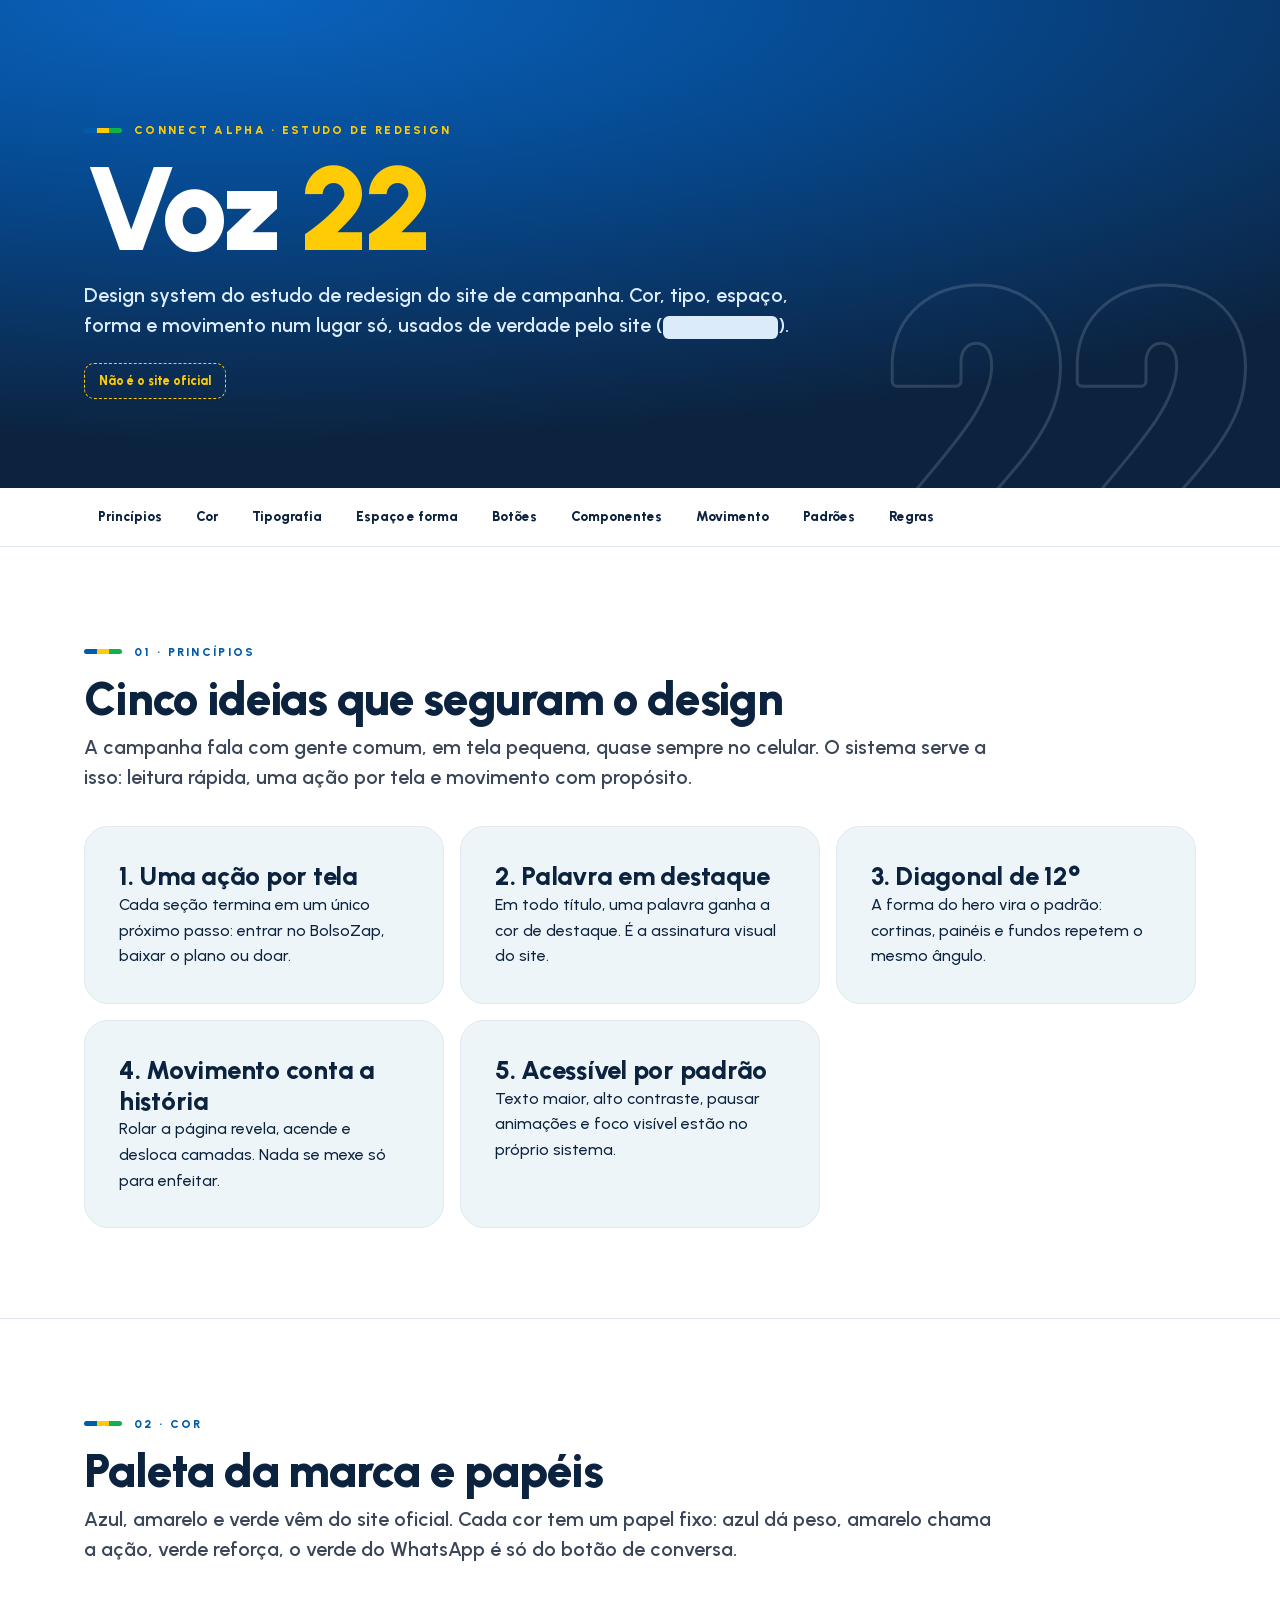
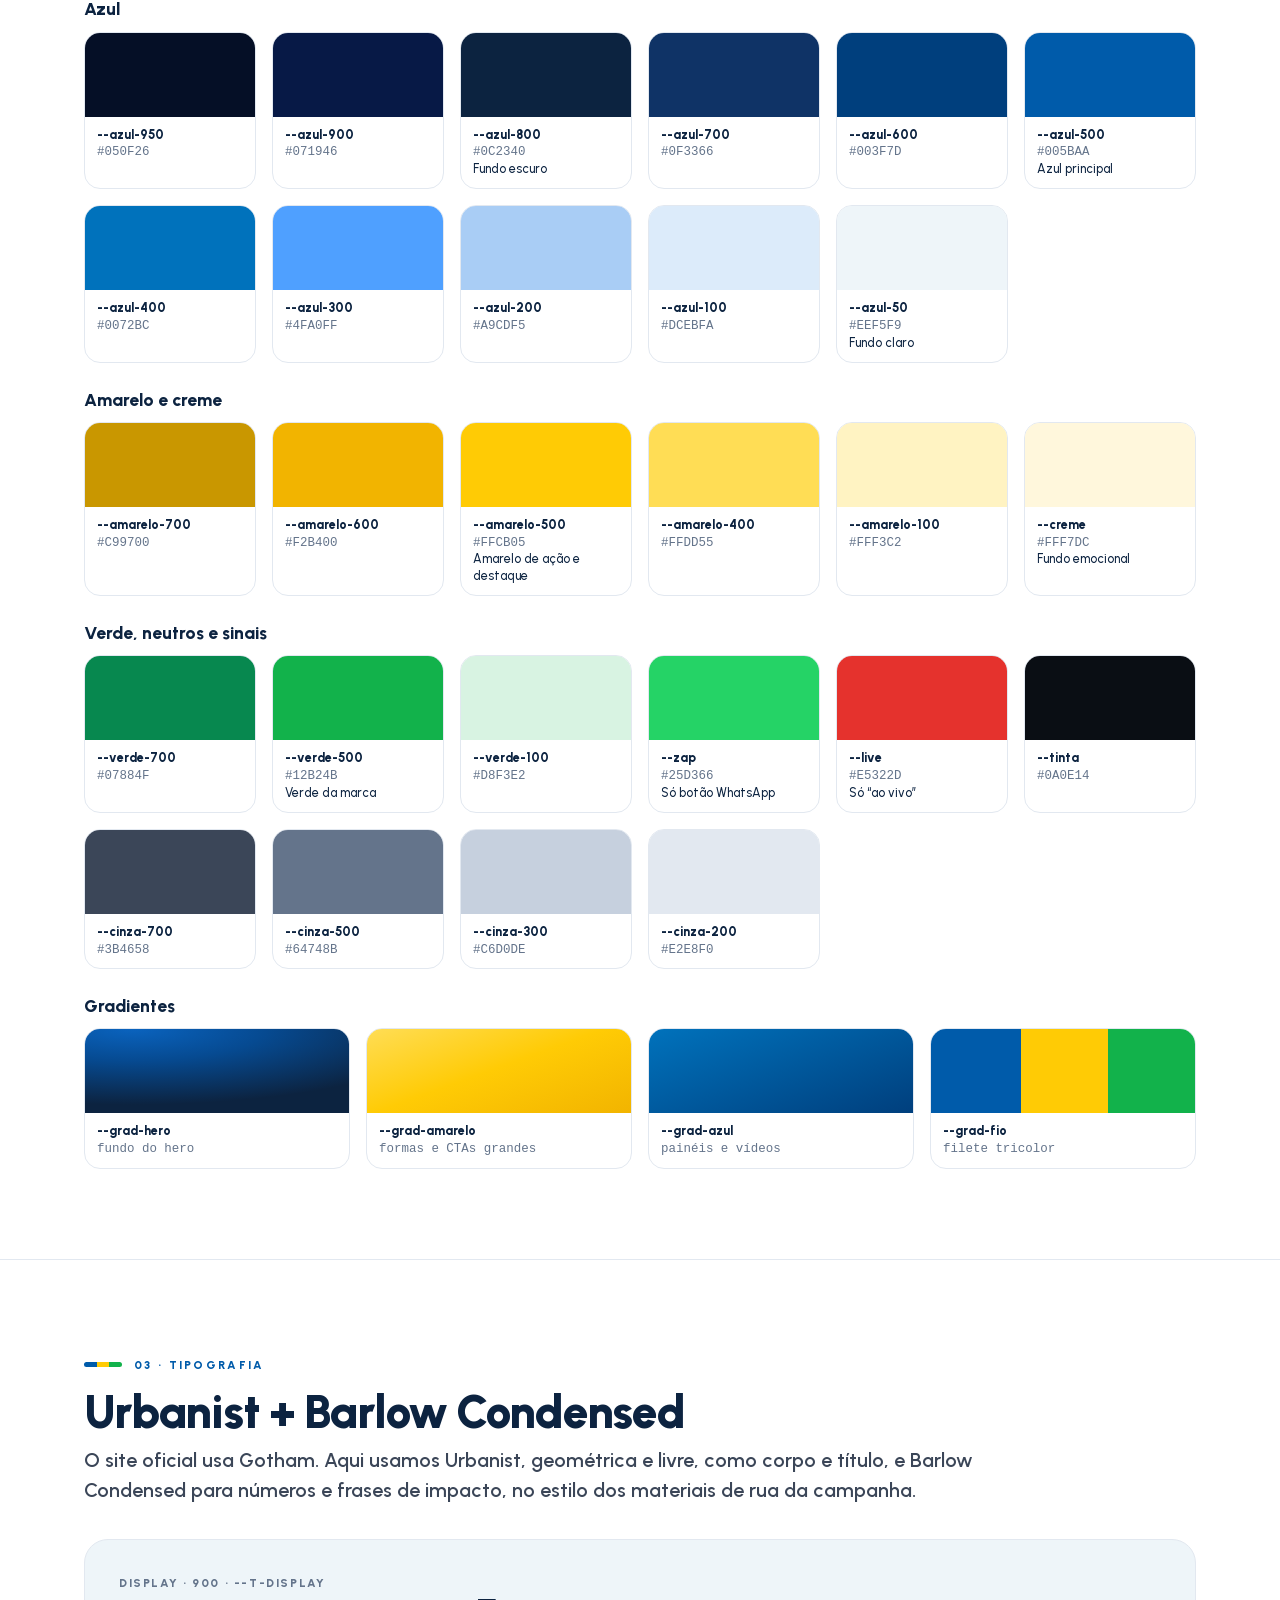
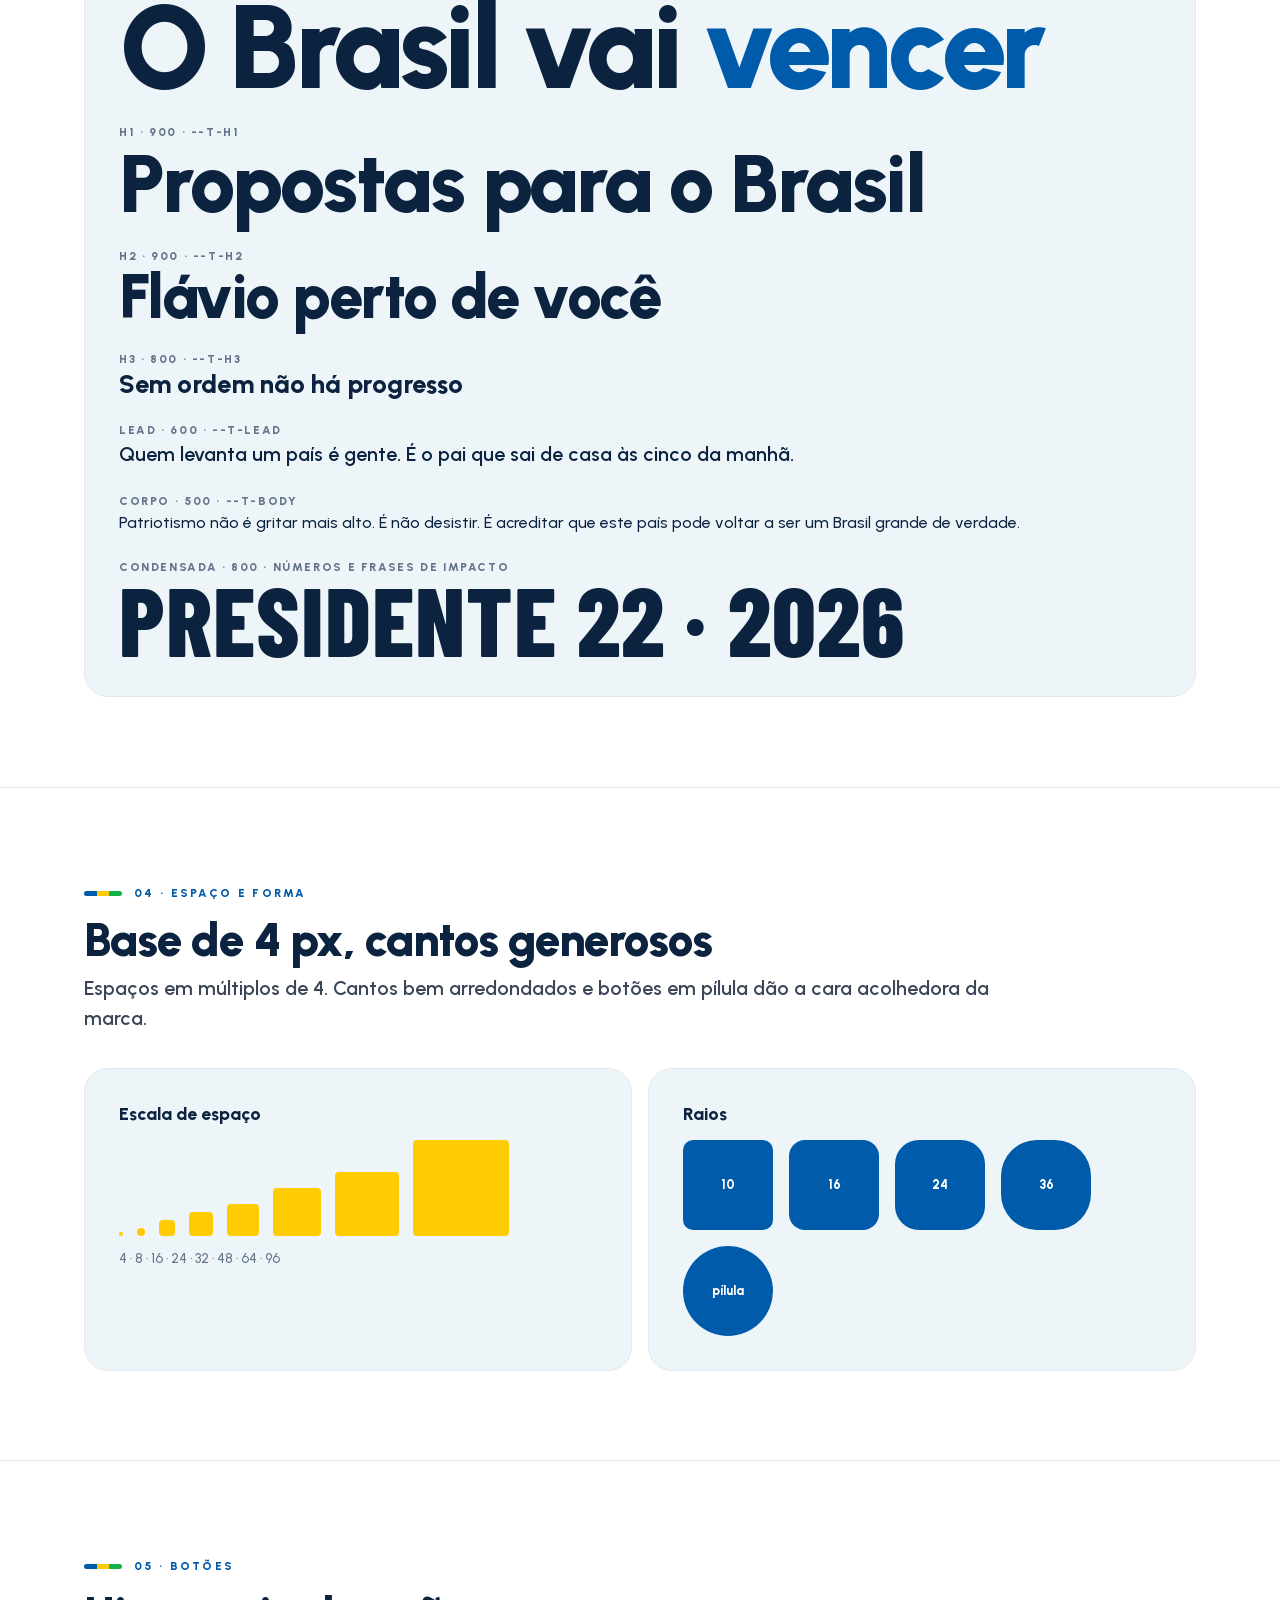
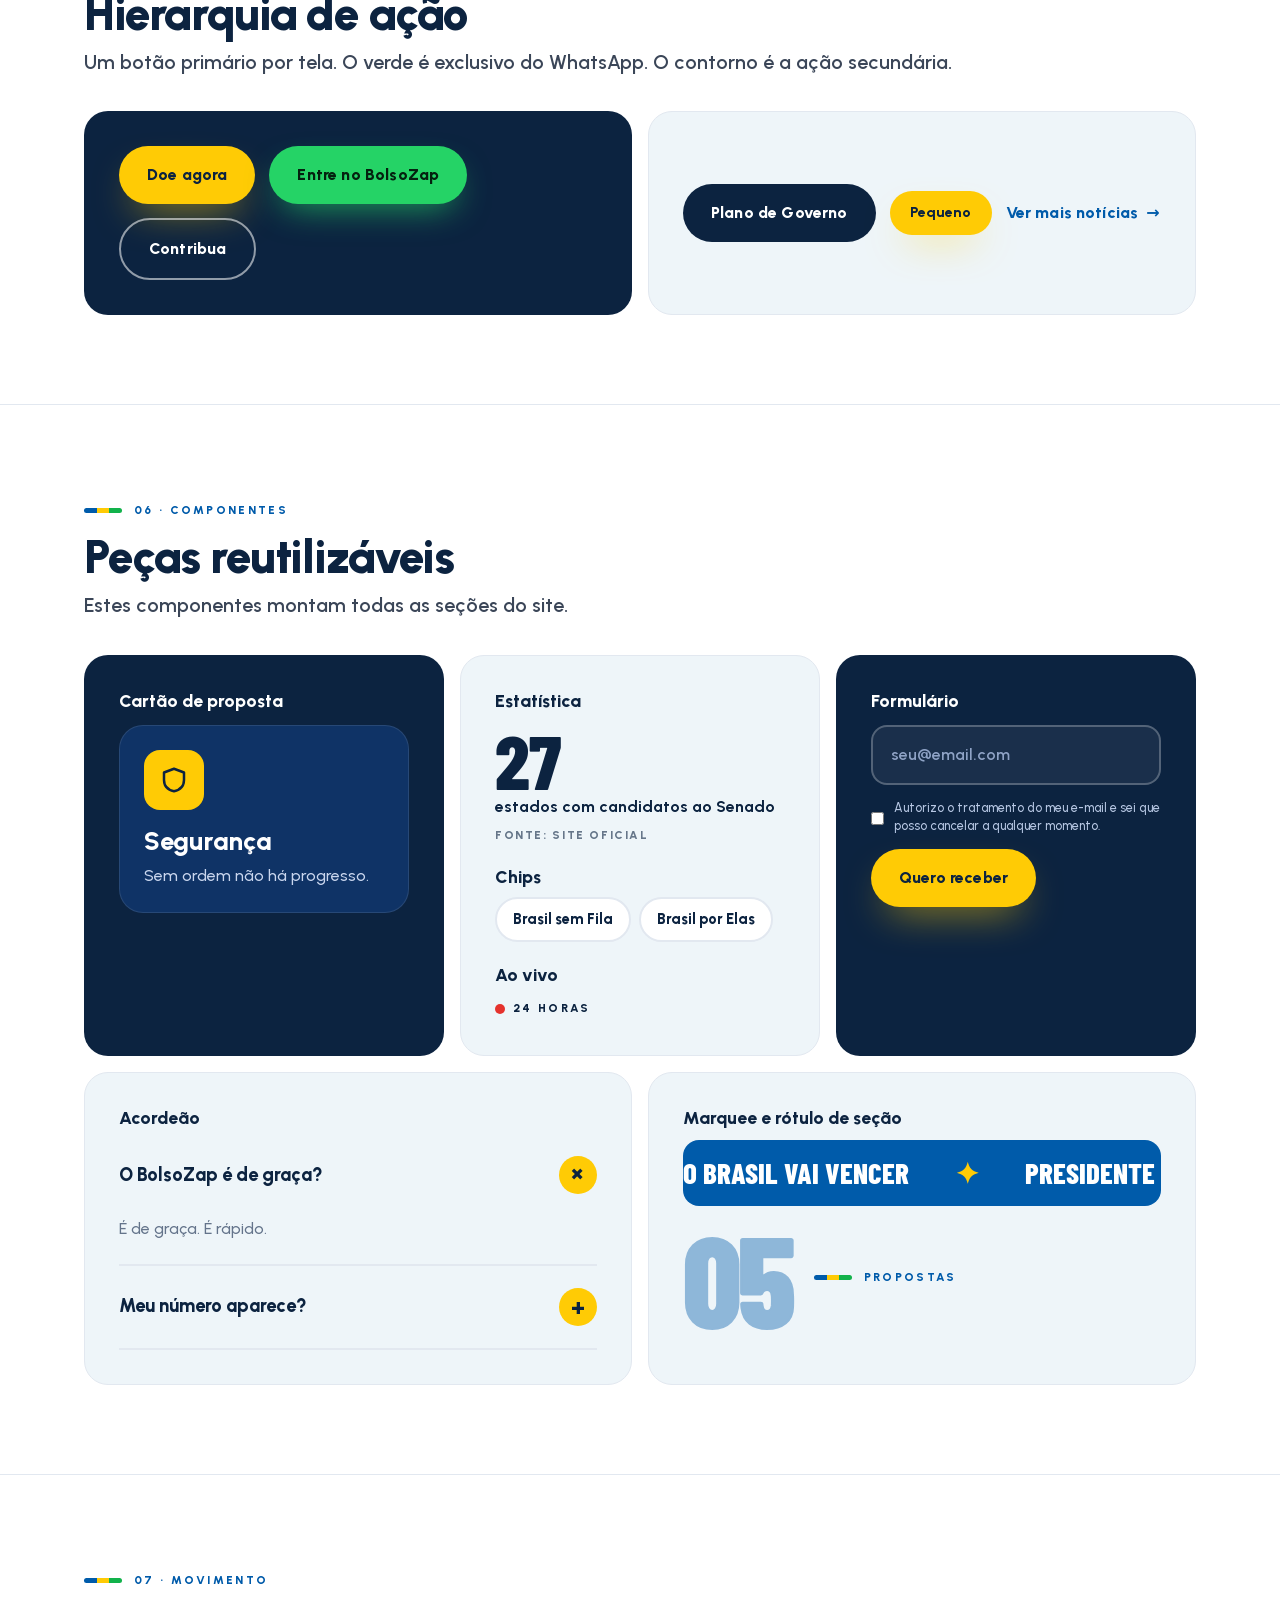
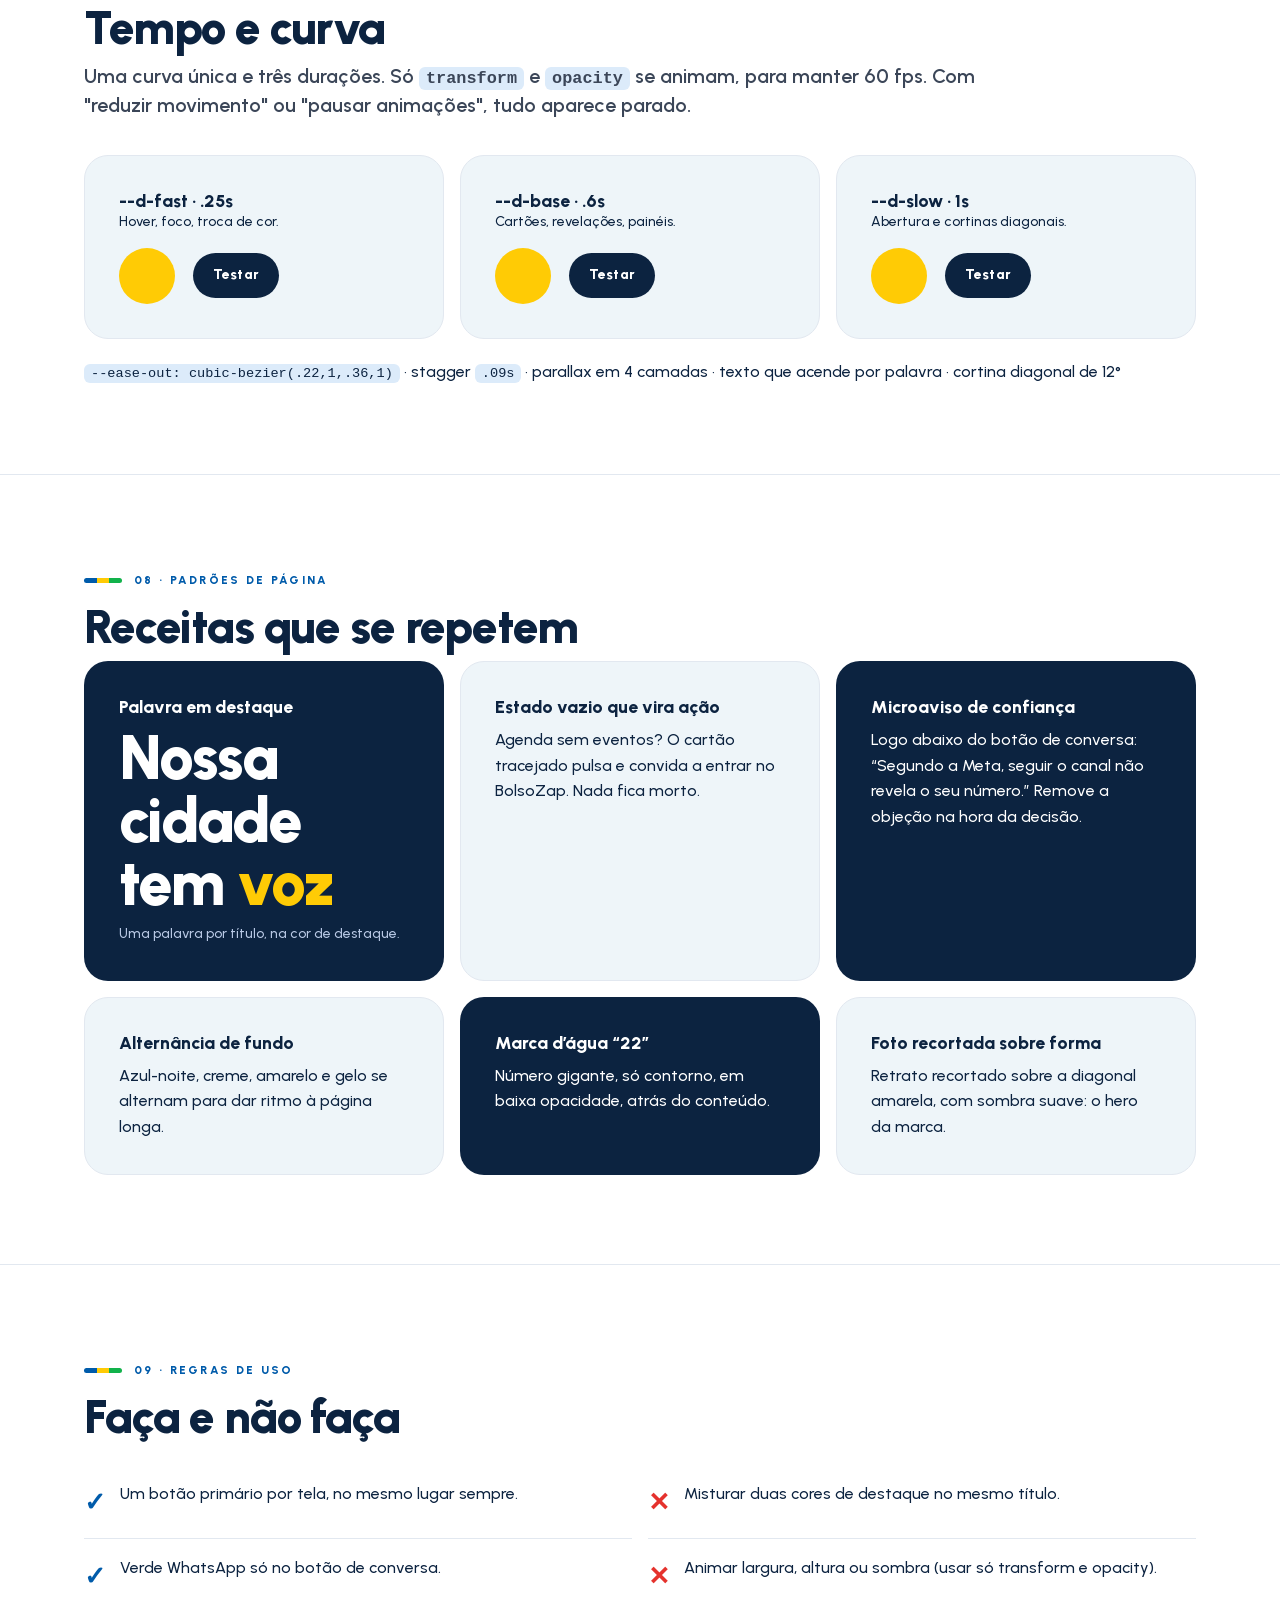
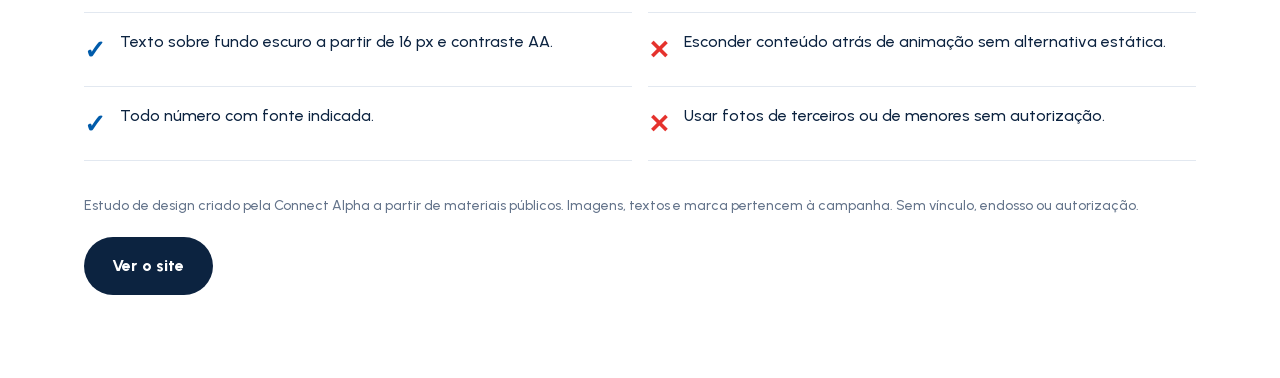
<file: design-system.html>
<!doctype html>
<html lang="pt-BR">
<head>
<meta charset="utf-8">
<meta name="viewport" content="width=device-width, initial-scale=1">
<title>Voz 22 | Design System</title>
<meta name="robots" content="noindex">
<link rel="icon" href="assets/favicon-192.png">
<link rel="stylesheet" href="https://fonts.googleapis.com/css2?family=Barlow+Condensed:wght@700;800&display=swap">
<link rel="stylesheet" href="assets/css/tokens.css">
<link rel="stylesheet" href="assets/css/components.css">
<style>
body{background:#fff;color:var(--azul-800)}
.ds-top{background:var(--grad-hero);color:#fff;padding:clamp(60px,9vw,120px) 0 clamp(50px,7vw,90px);position:relative;overflow:hidden}
.ds-top::after{content:"22";position:absolute;right:2%;bottom:-18%;font-family:var(--font-cond);font-weight:800;font-size:clamp(14rem,32vw,30rem);line-height:.8;color:transparent;-webkit-text-stroke:3px rgba(255,255,255,.14)}
.ds-top .wrap{position:relative;z-index:1}
.ds-nav{position:sticky;top:0;z-index:10;background:rgba(255,255,255,.92);backdrop-filter:blur(10px);border-bottom:1px solid var(--borda)}
.ds-nav .wrap{display:flex;gap:6px;overflow-x:auto;padding-top:10px;padding-bottom:10px}
.ds-nav a{padding:8px 14px;border-radius:var(--r-pill);font-weight:800;font-size:.84rem;white-space:nowrap}
.ds-nav a:hover{background:var(--amarelo-500)}
section.ds{padding:clamp(48px,7vw,90px) 0;border-bottom:1px solid var(--borda)}
section.ds h2{margin:14px 0 10px;font-size:clamp(1.9rem,3.6vw,3rem)}
section.ds>.wrap>p.lead{color:var(--cinza-700);max-width:70ch;margin-bottom:34px}
.grid{display:grid;gap:16px}
.g2{grid-template-columns:repeat(2,1fr)}.g3{grid-template-columns:repeat(3,1fr)}.g4{grid-template-columns:repeat(4,1fr)}.g6{grid-template-columns:repeat(6,1fr)}
@media(max-width:900px){.g3,.g4,.g6{grid-template-columns:repeat(2,1fr)}.g2{grid-template-columns:1fr}}
.sw{border-radius:var(--r-md);overflow:hidden;border:1px solid var(--borda);background:#fff}
.sw i{display:block;height:84px}
.sw div{padding:10px 12px;font-size:.78rem;line-height:1.35}
.sw b{display:block;font-weight:800}
.sw code{color:var(--cinza-500)}
.painel{min-width:0;border-radius:var(--r-lg);padding:clamp(20px,3vw,34px);border:1px solid var(--borda);background:var(--azul-50)}
.painel.escuro{background:var(--azul-800);color:#fff;border-color:transparent}
.esp{display:flex;align-items:flex-end;gap:14px;flex-wrap:wrap}
.esp div{background:var(--amarelo-500);border-radius:4px;color:var(--azul-800);font-size:.7rem;font-weight:800;display:grid;place-items:end center;padding-bottom:4px}
.raio{display:flex;gap:16px;flex-wrap:wrap}
.raio div{width:90px;height:90px;background:var(--azul-500);color:#fff;display:grid;place-items:center;font-size:.78rem;font-weight:800}
.mov{display:flex;gap:18px;flex-wrap:wrap;align-items:center}
.bola{width:56px;height:56px;border-radius:50%;background:var(--amarelo-500)}
.regra{display:grid;grid-template-columns:auto 1fr;gap:14px;padding:16px 0;border-bottom:1px solid var(--borda)}
.regra b{font-family:var(--font-cond);font-size:1.6rem;color:var(--azul-500)}
.nao b{color:var(--live)}
code.k{background:var(--azul-100);padding:2px 7px;border-radius:6px;font-size:.85em}
</style>
</head>
<body>
<header class="ds-top">
  <div class="wrap">
    <span class="eyebrow on-dark">Connect Alpha · Estudo de redesign</span>
    <h1 class="h-display" style="margin-top:14px">Voz <em class="hl">22</em></h1>
    <p class="lead" style="max-width:56ch;margin-top:18px;color:#DCEBFA">Design system do estudo de redesign do site de campanha. Cor, tipo, espaço, forma e movimento num lugar só, usados de verdade pelo site (<code class="k">assets/css</code>).</p>
    <p style="margin-top:22px"><span class="selo">Não é o site oficial</span></p>
  </div>
</header>

<nav class="ds-nav" aria-label="Seções"><div class="wrap">
  <a href="#principios">Princípios</a><a href="#cor">Cor</a><a href="#tipo">Tipografia</a><a href="#espaco">Espaço e forma</a><a href="#botoes">Botões</a><a href="#componentes">Componentes</a><a href="#movimento">Movimento</a><a href="#padroes">Padrões</a><a href="#regras">Regras</a>
</div></nav>

<section class="ds" id="principios"><div class="wrap">
  <span class="eyebrow">01 · Princípios</span>
  <h2>Cinco ideias que seguram o design</h2>
  <p class="lead">A campanha fala com gente comum, em tela pequena, quase sempre no celular. O sistema serve a isso: leitura rápida, uma ação por tela e movimento com propósito.</p>
  <div class="grid g3">
    <div class="painel"><h3>1. Uma ação por tela</h3><p>Cada seção termina em um único próximo passo: entrar no BolsoZap, baixar o plano ou doar.</p></div>
    <div class="painel"><h3>2. Palavra em destaque</h3><p>Em todo título, uma palavra ganha a cor de destaque. É a assinatura visual do site.</p></div>
    <div class="painel"><h3>3. Diagonal de 12°</h3><p>A forma do hero vira o padrão: cortinas, painéis e fundos repetem o mesmo ângulo.</p></div>
    <div class="painel"><h3>4. Movimento conta a história</h3><p>Rolar a página revela, acende e desloca camadas. Nada se mexe só para enfeitar.</p></div>
    <div class="painel"><h3>5. Acessível por padrão</h3><p>Texto maior, alto contraste, pausar animações e foco visível estão no próprio sistema.</p></div>
  </div>
</div></section>

<section class="ds" id="cor"><div class="wrap">
  <span class="eyebrow">02 · Cor</span>
  <h2>Paleta da marca e papéis</h2>
  <p class="lead">Azul, amarelo e verde vêm do site oficial. Cada cor tem um papel fixo: azul dá peso, amarelo chama a ação, verde reforça, o verde do WhatsApp é só do botão de conversa.</p>
  <h4 style="margin-bottom:12px">Azul</h4>
  <div class="grid g6" id="sw-azul"></div>
  <h4 style="margin:26px 0 12px">Amarelo e creme</h4>
  <div class="grid g6" id="sw-amarelo"></div>
  <h4 style="margin:26px 0 12px">Verde, neutros e sinais</h4>
  <div class="grid g6" id="sw-outros"></div>
  <h4 style="margin:26px 0 12px">Gradientes</h4>
  <div class="grid g4">
    <div class="sw"><i style="background:var(--grad-hero)"></i><div><b>--grad-hero</b><code>fundo do hero</code></div></div>
    <div class="sw"><i style="background:var(--grad-amarelo)"></i><div><b>--grad-amarelo</b><code>formas e CTAs grandes</code></div></div>
    <div class="sw"><i style="background:var(--grad-azul)"></i><div><b>--grad-azul</b><code>painéis e vídeos</code></div></div>
    <div class="sw"><i style="background:var(--grad-fio)"></i><div><b>--grad-fio</b><code>filete tricolor</code></div></div>
  </div>
</div></section>

<section class="ds" id="tipo"><div class="wrap">
  <span class="eyebrow">03 · Tipografia</span>
  <h2>Urbanist + Barlow Condensed</h2>
  <p class="lead">O site oficial usa Gotham. Aqui usamos Urbanist, geométrica e livre, como corpo e título, e Barlow Condensed para números e frases de impacto, no estilo dos materiais de rua da campanha.</p>
  <div class="painel">
    <p class="micro" style="color:var(--cinza-500)">Display · 900 · --t-display</p>
    <p class="h-display">O Brasil vai <em class="hl-azul">vencer</em></p>
    <p class="micro" style="color:var(--cinza-500);margin-top:22px">H1 · 900 · --t-h1</p>
    <p class="h1">Propostas para o Brasil</p>
    <p class="micro" style="color:var(--cinza-500);margin-top:22px">H2 · 900 · --t-h2</p>
    <p class="h2">Flávio perto de você</p>
    <p class="micro" style="color:var(--cinza-500);margin-top:22px">H3 · 800 · --t-h3</p>
    <p class="h3">Sem ordem não há progresso</p>
    <p class="micro" style="color:var(--cinza-500);margin-top:22px">Lead · 600 · --t-lead</p>
    <p class="lead">Quem levanta um país é gente. É o pai que sai de casa às cinco da manhã.</p>
    <p class="micro" style="color:var(--cinza-500);margin-top:22px">Corpo · 500 · --t-body</p>
    <p>Patriotismo não é gritar mais alto. É não desistir. É acreditar que este país pode voltar a ser um Brasil grande de verdade.</p>
    <p class="micro" style="color:var(--cinza-500);margin-top:22px">Condensada · 800 · números e frases de impacto</p>
    <p class="cond" style="font-size:clamp(3rem,8vw,6rem);line-height:.9">Presidente 22 · 2026</p>
  </div>
</div></section>

<section class="ds" id="espaco"><div class="wrap">
  <span class="eyebrow">04 · Espaço e forma</span>
  <h2>Base de 4 px, cantos generosos</h2>
  <p class="lead">Espaços em múltiplos de 4. Cantos bem arredondados e botões em pílula dão a cara acolhedora da marca.</p>
  <div class="grid g2">
    <div class="painel"><h4 style="margin-bottom:16px">Escala de espaço</h4>
      <div class="esp">
        <div style="width:4px;height:4px"></div><div style="width:8px;height:8px"></div><div style="width:16px;height:16px"></div><div style="width:24px;height:24px"></div><div style="width:32px;height:32px"></div><div style="width:48px;height:48px"></div><div style="width:64px;height:64px"></div><div style="width:96px;height:96px"></div>
      </div><p class="small" style="margin-top:12px;color:var(--cinza-500)">4 · 8 · 16 · 24 · 32 · 48 · 64 · 96</p></div>
    <div class="painel"><h4 style="margin-bottom:16px">Raios</h4>
      <div class="raio"><div style="border-radius:var(--r-sm)">10</div><div style="border-radius:var(--r-md)">16</div><div style="border-radius:var(--r-lg)">24</div><div style="border-radius:var(--r-xl)">36</div><div style="border-radius:var(--r-pill)">pílula</div></div></div>
  </div>
</div></section>

<section class="ds" id="botoes"><div class="wrap">
  <span class="eyebrow">05 · Botões</span>
  <h2>Hierarquia de ação</h2>
  <p class="lead">Um botão primário por tela. O verde é exclusivo do WhatsApp. O contorno é a ação secundária.</p>
  <div class="grid g2">
    <div class="painel escuro" style="display:flex;gap:14px;flex-wrap:wrap;align-items:center">
      <a class="btn btn-primario" href="#">Doe agora</a>
      <a class="btn btn-zap" href="#">Entre no BolsoZap</a>
      <a class="btn btn-fantasma" href="#">Contribua</a>
    </div>
    <div class="painel" style="display:flex;gap:14px;flex-wrap:wrap;align-items:center">
      <a class="btn btn-escuro" href="#">Plano de Governo</a>
      <a class="btn btn-primario btn-sm" href="#">Pequeno</a>
      <a class="btn btn-link" href="#">Ver mais notícias</a>
    </div>
  </div>
</div></section>

<section class="ds" id="componentes"><div class="wrap">
  <span class="eyebrow">06 · Componentes</span>
  <h2>Peças reutilizáveis</h2>
  <p class="lead">Estes componentes montam todas as seções do site.</p>
  <div class="grid g3">
    <div class="painel escuro"><h4 style="margin-bottom:14px">Cartão de proposta</h4>
      <div class="card" style="--c:#FFCB05;padding:24px"><div class="ico">
        <svg viewBox="0 0 24 24" fill="none" stroke="currentColor" stroke-width="2" stroke-linecap="round" stroke-linejoin="round"><path d="M12 3l8 3v6c0 5-3.5 8-8 9-4.5-1-8-4-8-9V6Z"/></svg></div>
        <h3 style="margin:16px 0 6px">Segurança</h3><p style="color:#C9D6EE">Sem ordem não há progresso.</p></div></div>
    <div class="painel"><h4 style="margin-bottom:14px">Estatística</h4>
      <div class="stat" style="color:var(--azul-800)"><b>27</b><span>estados com candidatos ao Senado</span><small>FONTE: SITE OFICIAL</small></div>
      <h4 style="margin:22px 0 10px">Chips</h4>
      <div style="display:flex;gap:8px;flex-wrap:wrap"><span class="chip">Brasil sem Fila</span><span class="chip">Brasil por Elas</span></div>
      <h4 style="margin:22px 0 10px">Ao vivo</h4><span class="live" style="color:var(--azul-800)"><i></i> 24 HORAS</span>
    </div>
    <div class="painel escuro"><h4 style="margin-bottom:14px">Formulário</h4>
      <input class="campo" type="email" placeholder="seu@email.com" aria-label="E-mail">
      <label class="consent" style="margin:14px 0"><input type="checkbox"><span>Autorizo o tratamento do meu e-mail e sei que posso cancelar a qualquer momento.</span></label>
      <a class="btn btn-primario" href="#">Quero receber</a>
    </div>
  </div>
  <div class="grid g2" style="margin-top:16px">
    <div class="painel acc"><h4 style="margin-bottom:6px">Acordeão</h4>
      <details open><summary>O BolsoZap é de graça?</summary><div class="acc-body">É de graça. É rápido.</div></details>
      <details><summary>Meu número aparece?</summary><div class="acc-body">Segundo a Meta, seguir o canal não revela o seu número.</div></details>
    </div>
    <div class="painel"><h4 style="margin-bottom:12px">Marquee e rótulo de seção</h4>
      <div class="marq" style="background:var(--azul-500);color:#fff;font-family:var(--font-cond);font-weight:800;text-transform:uppercase;font-size:1.8rem;padding:10px 0;border-radius:var(--r-md)"><div class="trilho"><span>O Brasil vai vencer</span><span>Presidente 22</span><span>O Brasil vai vencer</span><span>Presidente 22</span></div></div>
      <div style="display:flex;align-items:center;gap:20px;margin-top:20px"><span class="sec-num" style="color:var(--azul-500);opacity:.4">05</span><span class="eyebrow">Propostas</span></div>
    </div>
  </div>
</div></section>

<section class="ds" id="movimento"><div class="wrap">
  <span class="eyebrow">07 · Movimento</span>
  <h2>Tempo e curva</h2>
  <p class="lead">Uma curva única e três durações. Só <code class="k">transform</code> e <code class="k">opacity</code> se animam, para manter 60 fps. Com "reduzir movimento" ou "pausar animações", tudo aparece parado.</p>
  <div class="grid g3">
    <div class="painel"><h4>--d-fast · .25s</h4><p class="small">Hover, foco, troca de cor.</p><div class="mov" style="margin-top:14px"><div class="bola" id="m1"></div><button class="btn btn-escuro btn-sm" data-m="m1" data-d=".25">Testar</button></div></div>
    <div class="painel"><h4>--d-base · .6s</h4><p class="small">Cartões, revelações, painéis.</p><div class="mov" style="margin-top:14px"><div class="bola" id="m2"></div><button class="btn btn-escuro btn-sm" data-m="m2" data-d=".6">Testar</button></div></div>
    <div class="painel"><h4>--d-slow · 1s</h4><p class="small">Abertura e cortinas diagonais.</p><div class="mov" style="margin-top:14px"><div class="bola" id="m3"></div><button class="btn btn-escuro btn-sm" data-m="m3" data-d="1">Testar</button></div></div>
  </div>
  <p style="margin-top:20px"><code class="k">--ease-out: cubic-bezier(.22,1,.36,1)</code> · stagger <code class="k">.09s</code> · parallax em 4 camadas · texto que acende por palavra · cortina diagonal de 12°</p>
</div></section>

<section class="ds" id="padroes"><div class="wrap">
  <span class="eyebrow">08 · Padrões de página</span>
  <h2>Receitas que se repetem</h2>
  <div class="grid g3">
    <div class="painel escuro"><h4>Palavra em destaque</h4><p class="h2" style="margin-top:10px">Nossa cidade tem <em class="hl">voz</em></p><p class="small" style="margin-top:8px;color:#B8C8E4">Uma palavra por título, na cor de destaque.</p></div>
    <div class="painel"><h4>Estado vazio que vira ação</h4><p style="margin-top:10px">Agenda sem eventos? O cartão tracejado pulsa e convida a entrar no BolsoZap. Nada fica morto.</p></div>
    <div class="painel escuro"><h4>Microaviso de confiança</h4><p style="margin-top:10px">Logo abaixo do botão de conversa: “Segundo a Meta, seguir o canal não revela o seu número.” Remove a objeção na hora da decisão.</p></div>
    <div class="painel"><h4>Alternância de fundo</h4><p style="margin-top:10px">Azul-noite, creme, amarelo e gelo se alternam para dar ritmo à página longa.</p></div>
    <div class="painel escuro"><h4>Marca d’água “22”</h4><p style="margin-top:10px">Número gigante, só contorno, em baixa opacidade, atrás do conteúdo.</p></div>
    <div class="painel"><h4>Foto recortada sobre forma</h4><p style="margin-top:10px">Retrato recortado sobre a diagonal amarela, com sombra suave: o hero da marca.</p></div>
  </div>
</div></section>

<section class="ds" id="regras" style="border:0"><div class="wrap">
  <span class="eyebrow">09 · Regras de uso</span>
  <h2>Faça e não faça</h2>
  <div class="grid g2" style="margin-top:24px">
    <div>
      <div class="regra"><b>✓</b><span>Um botão primário por tela, no mesmo lugar sempre.</span></div>
      <div class="regra"><b>✓</b><span>Verde WhatsApp só no botão de conversa.</span></div>
      <div class="regra"><b>✓</b><span>Texto sobre fundo escuro a partir de 16 px e contraste AA.</span></div>
      <div class="regra"><b>✓</b><span>Todo número com fonte indicada.</span></div>
    </div>
    <div class="nao">
      <div class="regra"><b>✕</b><span>Misturar duas cores de destaque no mesmo título.</span></div>
      <div class="regra"><b>✕</b><span>Animar largura, altura ou sombra (usar só transform e opacity).</span></div>
      <div class="regra"><b>✕</b><span>Esconder conteúdo atrás de animação sem alternativa estática.</span></div>
      <div class="regra"><b>✕</b><span>Usar fotos de terceiros ou de menores sem autorização.</span></div>
    </div>
  </div>
  <p class="small" style="margin-top:34px;color:var(--cinza-500)">Estudo de design criado pela Connect Alpha a partir de materiais públicos. Imagens, textos e marca pertencem à campanha. Sem vínculo, endosso ou autorização.</p>
  <p style="margin-top:20px"><a class="btn btn-escuro" href="index.html">Ver o site</a></p>
</div></section>

<script>
(function(){
  var grupos={
    'sw-azul':['--azul-950','--azul-900','--azul-800','--azul-700','--azul-600','--azul-500','--azul-400','--azul-300','--azul-200','--azul-100','--azul-50'],
    'sw-amarelo':['--amarelo-700','--amarelo-600','--amarelo-500','--amarelo-400','--amarelo-100','--creme'],
    'sw-outros':['--verde-700','--verde-500','--verde-100','--zap','--live','--tinta','--cinza-700','--cinza-500','--cinza-300','--cinza-200']
  };
  var papel={'--azul-500':'Azul principal','--azul-800':'Fundo escuro','--amarelo-500':'Amarelo de ação e destaque','--verde-500':'Verde da marca','--zap':'Só botão WhatsApp','--live':'Só “ao vivo”','--creme':'Fundo emocional','--azul-50':'Fundo claro'};
  function hex(c){var m=c.match(/\d+/g);return '#'+m.slice(0,3).map(function(n){return (+n).toString(16).padStart(2,'0')}).join('').toUpperCase()}
  var cs=getComputedStyle(document.documentElement);
  Object.keys(grupos).forEach(function(id){
    var el=document.getElementById(id);
    el.innerHTML=grupos[id].map(function(v){
      var val=cs.getPropertyValue(v).trim();
      var c=document.createElement('span');c.style.color=val;document.body.appendChild(c);var h=hex(getComputedStyle(c).color);c.remove();
      return '<div class="sw"><i style="background:var('+v+')"></i><div><b>'+v+'</b><code>'+h+'</code>'+(papel[v]?'<br><span>'+papel[v]+'</span>':'')+'</div></div>';
    }).join('');
  });
  document.querySelectorAll('[data-m]').forEach(function(b){
    b.addEventListener('click',function(){
      var el=document.getElementById(b.dataset.m),d=b.dataset.d;
      el.style.transition='none';el.style.transform='translateX(0)';
      void el.offsetWidth;
      el.style.transition='transform '+d+'s cubic-bezier(.22,1,.36,1)';el.style.transform='translateX(160px)';
      setTimeout(function(){el.style.transition='transform '+d+'s cubic-bezier(.22,1,.36,1)';el.style.transform='translateX(0)'},900);
    });
  });
})();
</script>
</body>
</html>
</file>
<file: assets/css/tokens.css>
/* ==========================================================
   DESIGN SYSTEM "VOZ 22" · TOKENS
   Fonte única de cor, tipo, espaço, forma e movimento.
   Estudo de redesign Connect Alpha. Não é o site oficial.
   ========================================================== */
@font-face{font-family:"Urbanist";src:url("../fonts/Urbanist-Variable-Roman.woff2") format("woff2");font-weight:100 900;font-style:normal;font-display:swap}

:root{
  /* ---- Cor: marca (extraída do site oficial) ---- */
  --azul-950:#050F26;
  --azul-900:#071946;
  --azul-800:#0C2340;
  --azul-700:#0F3366;
  --azul-600:#003F7D;
  --azul-500:#005BAA;   /* azul principal */
  --azul-400:#0072BC;
  --azul-300:#4FA0FF;
  --azul-200:#A9CDF5;
  --azul-100:#DCEBFA;
  --azul-50:#EEF5F9;

  --amarelo-700:#C99700;
  --amarelo-600:#F2B400;
  --amarelo-500:#FFCB05;   /* amarelo principal */
  --amarelo-400:#FFDD55;
  --amarelo-100:#FFF3C2;
  --creme:#FFF7DC;

  --verde-700:#07884F;
  --verde-500:#12B24B;     /* verde da marca */
  --verde-100:#D8F3E2;
  --zap:#25D366;           /* só o botão de WhatsApp */
  --live:#E5322D;          /* só "ao vivo" */

  --tinta:#0A0E14;
  --cinza-700:#3B4658;
  --cinza-500:#64748B;
  --cinza-300:#C6D0DE;
  --cinza-200:#E2E8F0;
  --branco:#FFFFFF;

  /* ---- Cor: papéis semânticos ---- */
  --texto:var(--tinta);
  --texto-suave:var(--cinza-500);
  --texto-inverso:#FFFFFF;
  --texto-inverso-suave:#B8C8E4;
  --acao:var(--amarelo-500);
  --acao-texto:var(--azul-800);
  --destaque:var(--amarelo-500);
  --link:var(--azul-500);
  --borda:var(--cinza-200);
  --fundo-claro:var(--azul-50);
  --fundo-escuro:var(--azul-800);

  /* ---- Gradientes ---- */
  --grad-hero:radial-gradient(120% 90% at 18% 0%,#0A63BE 0%,#064A91 42%,var(--azul-800) 100%);
  --grad-escuro:linear-gradient(180deg,var(--azul-900),var(--azul-800));
  --grad-amarelo:linear-gradient(160deg,var(--amarelo-400),var(--amarelo-500) 48%,var(--amarelo-600));
  --grad-azul:linear-gradient(160deg,var(--azul-400),var(--azul-600));
  --grad-fio:linear-gradient(90deg,var(--azul-500) 0 34%,var(--amarelo-500) 34% 67%,var(--verde-500) 67% 100%);

  /* ---- Tipografia ---- */
  --font-sans:"Urbanist","Gotham","Segoe UI",system-ui,-apple-system,sans-serif;
  --font-cond:"Barlow Condensed","Arial Narrow","Urbanist",sans-serif;
  --t-display:clamp(3.4rem,9.2vw,8.6rem);
  --t-h1:clamp(2.7rem,6.4vw,5.6rem);
  --t-h2:clamp(2.1rem,4.8vw,4.2rem);
  --t-h3:clamp(1.3rem,2vw,1.75rem);
  --t-h4:1.1rem;
  --t-lead:clamp(1.1rem,1.55vw,1.4rem);
  --t-body:1rem;
  --t-small:.875rem;
  --t-micro:.72rem;
  --lh-tight:1.02;
  --lh-snug:1.2;
  --lh-body:1.6;
  --track-tight:-.025em;
  --track-wide:.2em;

  /* ---- Espaço (base 4) ---- */
  --s-1:4px; --s-2:8px; --s-3:12px; --s-4:16px; --s-5:24px; --s-6:32px; --s-7:48px; --s-8:64px; --s-9:96px; --s-10:140px;
  --gutter:clamp(20px,5vw,72px);
  --maxw:1240px;
  --sec-y:clamp(72px,10vw,150px);

  /* ---- Forma ---- */
  --r-sm:10px; --r-md:16px; --r-lg:24px; --r-xl:36px; --r-pill:999px;
  --diag:12deg;   /* ângulo da marca: a diagonal do hero */

  /* ---- Sombra ---- */
  --sombra-1:0 8px 24px -12px rgba(12,35,64,.35);
  --sombra-2:0 24px 60px -24px rgba(12,35,64,.5);
  --sombra-amarela:0 18px 40px -16px rgba(255,203,5,.7);
  --sombra-zap:0 14px 34px -12px rgba(37,211,102,.75);

  /* ---- Movimento ---- */
  --ease-out:cubic-bezier(.22,1,.36,1);
  --ease-in-out:cubic-bezier(.65,0,.35,1);
  --d-fast:.25s; --d-base:.6s; --d-slow:1s;
  --stagger:.09s;

  /* ---- Camadas ---- */
  --z-base:1; --z-sticky:50; --z-float:90; --z-top:200; --z-pre:500;
}

/* alto contraste (botão da barra de acessibilidade) */
html.hc{
  --azul-800:#000;--azul-900:#000;--azul-700:#000;--azul-500:#0033CC;--azul-50:#fff;--creme:#fff;
  --texto-suave:#000;--borda:#000;--texto-inverso-suave:#fff;
}
</file>
<file: assets/css/components.css>
/* ==========================================================
   DESIGN SYSTEM "VOZ 22" · COMPONENTES
   Tudo aqui usa só tokens.css. Documentado em design-system.html
   ========================================================== */
*,*::before,*::after{box-sizing:border-box}
*{margin:0;padding:0}
html{font-size:100%;-webkit-text-size-adjust:100%;scroll-behavior:auto}
html.lenis,html.lenis body{height:auto}
.lenis.lenis-smooth{scroll-behavior:auto!important}
.lenis.lenis-stopped{overflow:hidden}
body{font-family:var(--font-sans);font-weight:500;font-size:var(--t-body);line-height:var(--lh-body);color:var(--texto);background:var(--fundo-escuro);overflow-x:hidden;-webkit-font-smoothing:antialiased}
img,svg{display:block;max-width:100%}
a{color:inherit;text-decoration:none}
button{font:inherit;color:inherit;background:none;border:0;cursor:pointer}
ul{list-style:none}
:focus-visible{outline:3px solid var(--amarelo-500);outline-offset:3px;border-radius:6px}
.sr{position:absolute;width:1px;height:1px;overflow:hidden;clip:rect(0 0 0 0)}
.wrap{max-width:var(--maxw);margin:0 auto;padding:0 var(--gutter)}

/* ---- Tipografia ---- */
.h-display{font-size:var(--t-display);line-height:.92;letter-spacing:-.04em;font-weight:900}
h1,.h1{font-size:var(--t-h1);line-height:var(--lh-tight);letter-spacing:var(--track-tight);font-weight:900}
h2,.h2{font-size:var(--t-h2);line-height:var(--lh-tight);letter-spacing:var(--track-tight);font-weight:900}
h3,.h3{font-size:var(--t-h3);line-height:var(--lh-snug);letter-spacing:-.01em;font-weight:800}
h4,.h4{font-size:var(--t-h4);line-height:var(--lh-snug);font-weight:800}
.lead{font-size:var(--t-lead);line-height:1.5;font-weight:600}
.small{font-size:var(--t-small)}
.micro{font-size:var(--t-micro);letter-spacing:.14em;font-weight:800;text-transform:uppercase}
.cond{font-family:var(--font-cond);font-weight:800;text-transform:uppercase;letter-spacing:.01em}
.hl{color:var(--amarelo-500);font-style:normal}          /* palavra em destaque */
.hl-azul{color:var(--azul-500);font-style:normal}
em{font-style:normal}

/* ---- Rótulo de seção (eyebrow + número) ---- */
.eyebrow{display:inline-flex;align-items:center;gap:12px;font-size:var(--t-micro);font-weight:800;letter-spacing:var(--track-wide);text-transform:uppercase;color:var(--azul-500)}
.eyebrow::before{content:"";width:38px;height:5px;border-radius:5px;background:var(--grad-fio)}
.eyebrow.on-dark{color:var(--amarelo-500)}
.sec-num{font-family:var(--font-cond);font-weight:800;font-size:clamp(4rem,10vw,9rem);line-height:.8;color:transparent;-webkit-text-stroke:2px currentColor;opacity:.18;letter-spacing:-.02em}

/* ---- Botões ---- */
.btn{position:relative;display:inline-flex;align-items:center;justify-content:center;gap:12px;padding:16px 28px;border-radius:var(--r-pill);font-weight:800;font-size:1rem;letter-spacing:.01em;white-space:nowrap;transition:transform var(--d-base) var(--ease-out),box-shadow var(--d-base) var(--ease-out),background var(--d-fast),color var(--d-fast)}
.btn svg{width:20px;height:20px;flex:none}
.btn:active{transform:scale(.97)}
.btn-primario{background:var(--acao);color:var(--acao-texto);box-shadow:var(--sombra-amarela)}
.btn-primario:hover{background:var(--amarelo-400)}
.btn-zap{background:var(--zap);color:#04210f;box-shadow:var(--sombra-zap)}
.btn-zap:hover{box-shadow:0 18px 44px -10px rgba(37,211,102,.95)}
.btn-fantasma{border:2px solid rgba(255,255,255,.55);color:#fff}
.btn-fantasma:hover{background:#fff;color:var(--azul-800)}
.btn-escuro{background:var(--azul-800);color:#fff}
.btn-escuro:hover{background:var(--azul-500)}
.btn-link{padding:0;border-radius:0;color:var(--link);font-weight:800;gap:8px}
.btn-link::after{content:"→";transition:transform var(--d-fast) var(--ease-out)}
.btn-link:hover::after{transform:translateX(5px)}
.btn-sm{padding:11px 20px;font-size:.88rem}

/* ---- Chip e selo ---- */
.chip{display:inline-flex;align-items:center;gap:8px;padding:9px 16px;border-radius:var(--r-pill);background:#fff;border:2px solid var(--borda);font-weight:800;font-size:.9rem;transition:background var(--d-fast),border-color var(--d-fast),transform var(--d-fast) var(--ease-out)}
.chip:hover{background:var(--amarelo-500);border-color:var(--amarelo-500);transform:translateY(-3px)}
.chip.on-dark{background:rgba(255,255,255,.08);border-color:rgba(255,255,255,.22);color:#fff}
.selo{display:inline-block;padding:7px 14px;border-radius:var(--r-sm);border:1px dashed var(--amarelo-500);color:var(--amarelo-500);font-weight:800;font-size:.78rem}
.live{display:inline-flex;align-items:center;gap:8px;font-weight:800;font-size:var(--t-micro);letter-spacing:var(--track-wide);color:var(--amarelo-500)}
.live i{width:10px;height:10px;border-radius:50%;background:var(--live);animation:pulso 1.6s infinite}
@keyframes pulso{0%{box-shadow:0 0 0 0 rgba(229,50,45,.7)}100%{box-shadow:0 0 0 12px rgba(229,50,45,0)}}

/* ---- Cartão base e variações ---- */
.card{position:relative;border-radius:var(--r-lg);overflow:hidden;background:var(--azul-700);border:1px solid rgba(255,255,255,.1);color:#fff;transform-style:preserve-3d}
.card-claro{background:#fff;color:var(--texto);border:1px solid var(--borda);box-shadow:var(--sombra-1)}
.card-pad{padding:clamp(22px,2.6vw,34px)}
.ico{width:60px;height:60px;border-radius:var(--r-md);display:grid;place-items:center;background:var(--c,var(--amarelo-500));color:var(--azul-800)}
.ico svg{width:30px;height:30px}

/* ---- Estatística ---- */
.stat b{display:block;font-family:var(--font-cond);font-weight:800;font-size:clamp(3rem,6vw,5.4rem);line-height:.9;letter-spacing:-.01em}
.stat span{font-weight:700}
.stat small{display:block;margin-top:6px;font-size:var(--t-micro);letter-spacing:.14em;font-weight:800;opacity:.6}

/* ---- Formulário ---- */
.campo{width:100%;padding:15px 18px;border-radius:var(--r-md);border:2px solid rgba(255,255,255,.25);background:rgba(255,255,255,.06);color:#fff;font:inherit;font-weight:600;transition:border-color var(--d-fast),box-shadow var(--d-fast)}
.campo::placeholder{color:#8FA3C6}
.campo:focus{outline:0;border-color:var(--amarelo-500);box-shadow:0 0 0 5px rgba(255,203,5,.25)}
.consent{display:flex;gap:10px;font-size:.78rem;color:var(--texto-inverso-suave);line-height:1.45}
.consent input{accent-color:var(--amarelo-500);margin-top:3px}

/* ---- Acordeão ---- */
.acc details{border-bottom:2px solid var(--borda)}
.acc summary{list-style:none;cursor:pointer;display:flex;justify-content:space-between;align-items:center;gap:16px;padding:22px 0;font-weight:800;font-size:1.15rem}
.acc summary::-webkit-details-marker{display:none}
.acc summary::after{content:"+";flex:none;width:38px;height:38px;border-radius:50%;background:var(--amarelo-500);color:var(--azul-800);display:grid;place-items:center;font-size:1.5rem;line-height:1;transition:transform var(--d-base) var(--ease-out)}
.acc details[open] summary::after{transform:rotate(135deg)}
.acc .acc-body{padding:0 0 22px;color:var(--texto-suave);max-width:62ch}

/* ---- Marquee ---- */
.marq{overflow:hidden;white-space:nowrap}
.marq .trilho{display:inline-flex;gap:46px;padding-right:46px;animation:marq 34s linear infinite}
.marq span::after{content:"✦";margin-left:46px;color:var(--amarelo-500)}
@keyframes marq{to{transform:translateX(-50%)}}

/* ---- Utilidades de movimento ---- */
.anim [data-reveal]{opacity:0;transform:translateY(36px)}
html.sem-mov *,html.sem-mov *::before,html.sem-mov *::after{animation:none!important;transition:none!important}
@media (prefers-reduced-motion:reduce){*{animation:none!important;transition:none!important}}
</file>
